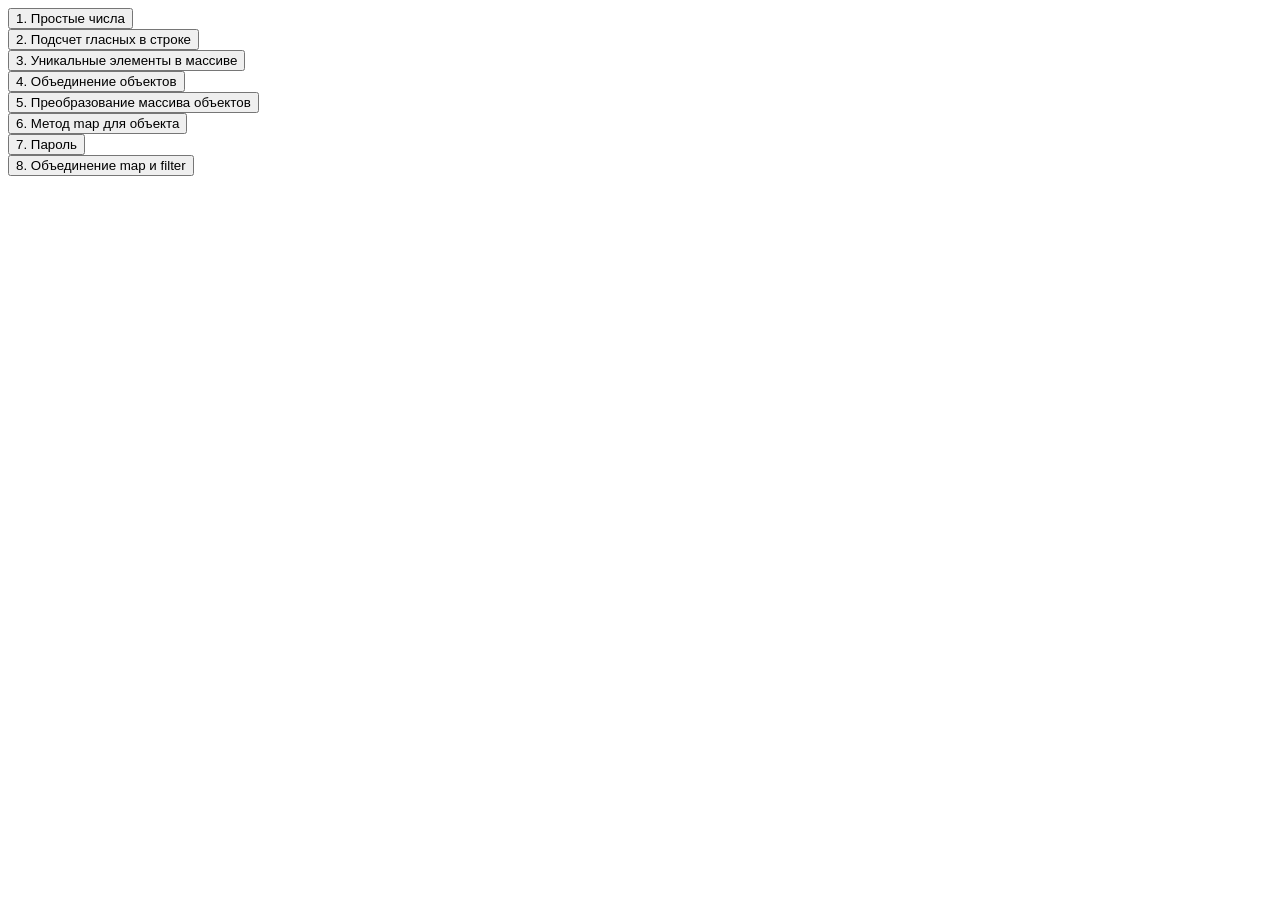
<file: index.html>
<!DOCTYPE html>
<html lang="ru">
<head>
    <meta charset="UTF-8">
    <title>lw8</title>
</head>
<body>
    <button onclick="testPrimeNumber()">1. Простые числа</button>
    <br>
    <button onclick="testVowels()">2. Подсчет гласных в строке</button>
    <br>
    <button onclick="testUnique()">3. Уникальные элементы в массиве</button>
    <br>
    <button onclick="testMerge()">4. Объединение объектов</button>
    <br>
    <button onclick="testMapArray()">5. Преобразование массива объектов</button>
    <br>
    <button onclick="testMapObject()">6. Метод map для объекта</button>
    <br>
    <button onclick="testPassword()">7. Пароль</button>
    <br>
    <button onclick="testMapFilter()">8. Объединение map и filter</button>
<script>
//1
    function isPrimeNumber(data) {
        if (typeof data !== 'number' && !Array.isArray(data)) {
            console.error("Ошибка: параметр должен быть числом или массивом");
            return;
        } 
        if (typeof data === 'number') {
            if (!Number.isInteger(data) || data < 2) {
                console.log(`${data} не простое число`);
            }
            else {
                let isPrime = true;
                for (let i = 2; i <= Math.sqrt(data); i++) {
                    if (data % i === 0) {
                        isPrime = false;
                        break;
                    }
                }
                console.log(`${data} ${isPrime ? 'простое число' : 'не простое число'}`);
            }
            return;
        }
        const primes = [];
        const nonPrimes = [];
        for (let num of data) {
            if (typeof num !== 'number' || !Number.isInteger(num)) {
                console.error(`Ошибка: элемент "${num}" не является целым числом`);
                return;
            }
                
             if (num < 2) {
                nonPrimes.push(num);
                continue;
            }
                
            let isPrime = true;
            for (let i = 2; i <= Math.sqrt(num); i++) {
                if (num % i === 0) {
                    isPrime = false;
                    break;
                }
            }
                
            if (isPrime) {
                primes.push(num);
            }
            else {
                nonPrimes.push(num);
            }
        }
        let message = "";
        if (primes.length > 0) {
            message += primes.join(", ") + " простые числа";
        }
        if (nonPrimes.length > 0) {
            if (message) message += ", ";
            message += nonPrimes.join(", ") + " не простые числа";
        }
        console.log(message);
    }
        
//2
    function countVowels(str) {
        if (typeof str !== 'string') {
            console.error("Ошибка: параметр должен быть строкой");
            return 0;
        }
        const vowels = ['а', 'е', 'ё', 'и', 'о', 'у', 'ы', 'э', 'ю', 'я',
                        'А', 'Е', 'Ё', 'И', 'О', 'У', 'Ы', 'Э', 'Ю', 'Я'];
        let count = 0;
        const foundVowels = [];
        for (let char of str) {
            if (vowels.includes(char)) {
                count++;
                foundVowels.push(char.toLowerCase());
            }
        }  
        console.log(`"${str}"  ${count} гласных (${foundVowels.join(', ')})`);
        return count;
    }
        
//3
    function uniqueElements(arr) {
        if (!Array.isArray(arr)) {
            console.error("Ошибка: параметр должен быть массивом");
            return {};
        } 
        const result = {};
        for (let element of arr) {
            const key = String(element);
            result[key] = (result[key] || 0) + 1;
        }
        console.log("Результат:", result);
        return result;
    }
        
//4
    function mergeObjects(obj1, obj2) {
        if (typeof obj1 !== 'object' || typeof obj2 !== 'object' || 
            obj1 === null || obj2 === null) {
            console.error("Ошибка: оба параметра должны быть объектами");
            return {};
        }  
        const result = { ...obj1, ...obj2 };
        console.log(`{${JSON.stringify(obj1)}} + {${JSON.stringify(obj2)}} = {${JSON.stringify(result)}}`);
        return result;
    }
        
//5
    function getUserNames(users) {
        if (!Array.isArray(users)) {
            console.error("Ошибка: параметр должен быть массивом");
            return [];
        }
        const names = users.map(user => user.name);
        console.log("Имена пользователей:", names);
        return names;
    }
        
//6
    function mapObject(obj, callback) {
        if (typeof obj !== 'object' || obj === null || Array.isArray(obj)) {
            console.error("Ошибка: первый параметр должен быть объектом");
            return {};
        }  
        if (typeof callback !== 'function') {
            console.error("Ошибка: второй параметр должен быть функцией");
            return {};
        } 
        const result = {};
        for (let key in obj) {
            if (obj.hasOwnProperty(key)) {
                result[key] = callback(obj[key], key, obj);
            }
        }  
        console.log(`Результат map:`, result);
        return result;
    }
        
//7
    function generatePassword(length) {
        if (typeof length !== 'number' || length < 4) {
            console.error("Ошибка: длина пароля должна быть числом не меньше 4");
            return null;
        }
        const lowerLetters = 'abcdefghijklmnopqrstuvwxyz';
        const upperLetters = 'ABCDEFGHIJKLMNOPQRSTUVWXYZ';
        const digits = '0123456789';
        const specialChars = '!@#$%^&*()_+-=[]{}|;:,.<>?';
        let password = '';
        password += lowerLetters[Math.floor(Math.random() * lowerLetters.length)];
        password += upperLetters[Math.floor(Math.random() * upperLetters.length)];
        password += digits[Math.floor(Math.random() * digits.length)];
        password += specialChars[Math.floor(Math.random() * specialChars.length)];
        const allChars = lowerLetters + upperLetters + digits + specialChars;
        for (let i = password.length; i < length; i++) {
            password += allChars[Math.floor(Math.random() * allChars.length)];
        }  
        password = password.split('').sort(() => Math.random() - 0.5).join(''); 
        console.log(`Пароль (длина ${length}): ${password}`);
        return password;
    }
        
//8
    function processNumbers(numbers) {
        if (!Array.isArray(numbers)) {
            console.error("Ошибка: параметр должен быть массивом");
            return [];
        }
        const mapped = numbers.map(num => num * 3);
        console.log(`После map (×3): [${mapped}]`);
        const filtered = mapped.filter(num => num > 10);
        console.log(`После filter (>10): [${filtered}]`);
        return filtered;
    }
        
//тесты
    function testPrimeNumber() {
        console.log("Задание 1");
        isPrimeNumber(3);
        isPrimeNumber(4);
        isPrimeNumber([3, 4, 5]);
    }   
    function testVowels() {
        console.log("Задание 2");
        countVowels("Привет, мир!");
    } 
    function testUnique() {
        console.log("Задание 3");
        uniqueElements(['привет', 'hello', 1, '1']);
    }  
    function testMerge() {
        console.log("Задание 4");
        mergeObjects({ a: 1, b: 2 }, { b: 3, c: 4 });
    }  
    function testMapArray() {
        console.log("Задание 5");
        const users = [
            { id: 1, name: "Alice" },
            { id: 2, name: "Bob" },
            { id: 3, name: "Charlie" }
        ];
        getUserNames(users);
    }   
    function testMapObject() {
        console.log("Задание 6");
        const nums = { a: 1, b: 2, c: 3 };
        mapObject(nums, x => x * 2);
    } 
    function testPassword() {
        console.log("Задание 7");
        generatePassword(8);
    }  
    function testMapFilter() {
        console.log("Задание 8");
        const numbers = [2, 5, 8, 10, 3];
        processNumbers(numbers);
    }
</script>
</body>
</html>
</file>
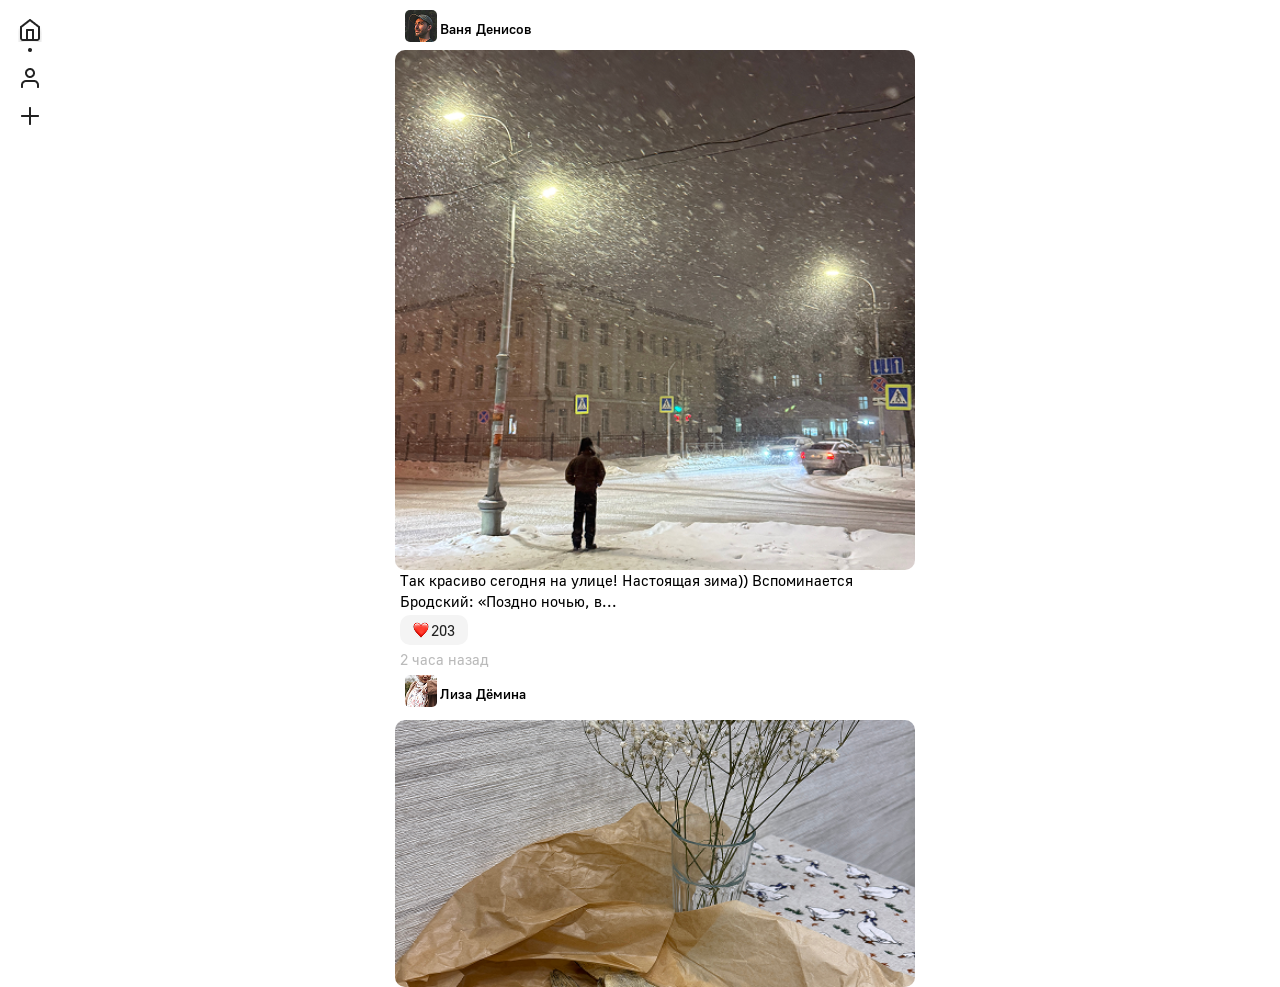
<file: home.html>
<!DOCTYPE html>
<html lang="en">
<head>
    <meta charset="UTF-8">
    <title>Лента</title>
    <link rel="stylesheet" href="src/css/home.css">
</head>
<body>
    <div class="icons">
        <img src="/src/images/home.png" alt="Home">
        <img src="/src/images/dot.png" alt="Menu" class="icon-dot">
        <img src="/src/images/user.png" alt="Profile" class="icon-user">
        <img src="/src/images/plus.png" alt="Add" class="icon-plus">
    </div>
    <div class="container">
        <div class="profile-card profile-top">
            <div class="profile-avatar">
                <img src="/src/images/pfp.png" alt="Avatar" class="avatar-img">
            </div>
            <div class="profile-name">Ваня Денисов</div>
            <img src="/src/images/edit.png" alt="Edit" class="profile-edit">
        </div>
        <div class="profile-card profile-bottom">
            <div class="profile-avatar">
                <img src="/src/images/pfp_1.png" alt="Avatar" class="avatar-img">
            </div>
            <div class="profile-name">Лиза Дёмина</div>
        </div>
    </div>
    <div class="post-container post-top">
        <img src="/src/images/post.png" alt="Post" class="post-image">
    </div>
    <button class="like-button">
        <img src="/src/images/like.png" alt="Like" class="like-icon">
        203
    </button>
    <div class="post-text">
        Так красиво сегодня на улице! Настоящая зима)) Вспоминается<br>Бродский: «Поздно ночью, в...
    </div>
    <div class="post-time">2 часа назад</div>

    <div class="post-container post-bottom">
        <img src="/src/images/post_1.png" alt="Post" class="post-image">
    </div>
</body>
</html>
</file>
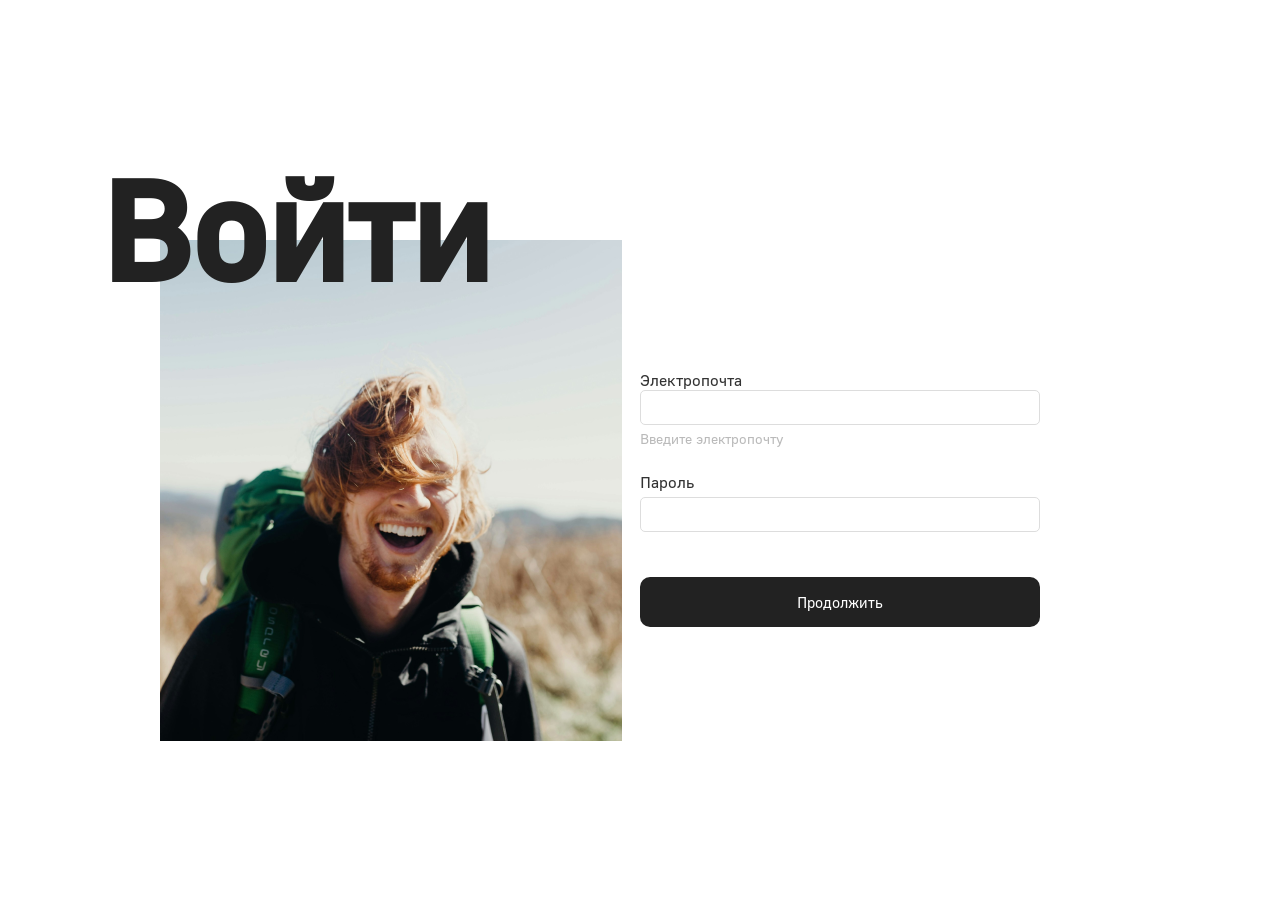
<file: login.html>
<!DOCTYPE html>
<html lang="en">
<head>
    <meta charset="UTF-8">
    <title>Вход</title>
    <link rel="stylesheet" href="src/css/login.css">
</head>
<body>
    <div class="login-container">
        <img class="login-img" src="src/images/login.png" alt="Login">
        <h1>Войти</h1>
        <div class="form-container">
            <div class="input-group">
                <label class="input-label" for="email-input">Электропочта</label>
                <input class="text-input" id="email-input" type="text">
                <div class="input-hint" id="email-hint">Введите электропочту</div>
            </div>
            <div class="input-group">
                <div class="input-label">Пароль</div>
                <input class="text-input" id="password-input" type="password">
                <div class="input-hint" id="password-hint"></div>
            </div>
            <button class="submit-btn" id="submit-btn">Продолжить</button>
        </div>
    </div>

    <script>
        (function() {
            const emailInput = document.getElementById('email-input');
            const passwordInput = document.getElementById('password-input');
            const submitBtn = document.getElementById('submit-btn');
            const emailHint = document.getElementById('email-hint');
            const passwordHint = document.getElementById('password-hint');
            
            const VALID_EMAIL = 'mail@mail.ru';
            const VALID_PASSWORD = 'password';
            
            function validateEmail(email) {
                const emailRegex = /^[^\s@]+@[^\s@]+\.[^\s@]+$/;
                return emailRegex.test(email);
            }
            
            function showError(input, hintElement, message) {
                input.classList.add('error');
                if (hintElement) {
                    hintElement.textContent = message;
                    hintElement.style.color = '#ff0000';
                }
            }
            
            function clearError(input, hintElement) {
                input.classList.remove('error');
                if (hintElement) {
                    hintElement.textContent = input.id === 'email-input' ? 'Введите электропочту' : '';
                    hintElement.style.color = '#bababa';
                }
            }
            
            function checkLogin() {
                const email = emailInput.value.trim();
                const password = passwordInput.value.trim();
                
                let hasError = false;
                
                if (!validateEmail(email)) {
                    showError(emailInput, emailHint, 'Введите корректный email');
                    hasError = true;
                } else {
                    clearError(emailInput, emailHint);
                }
                
                if (password === '') {
                    showError(passwordInput, passwordHint, 'Введите пароль');
                    hasError = true;
                } else {
                    clearError(passwordInput, passwordHint);
                }
                
                if (hasError) {
                    return false;
                }
                
                if (email !== VALID_EMAIL || password !== VALID_PASSWORD) {
                    showError(emailInput, emailHint, 'Неверный email или пароль');
                    showError(passwordInput, passwordHint, 'Неверный email или пароль');
                    return false;
                }
                
                return true;
            }
            
            submitBtn.addEventListener('click', function() {
                if (checkLogin()) {
                    window.location.href = 'http://localhost/home.php';
                }
            });
            
            emailInput.addEventListener('input', function() {
                if (emailInput.classList.contains('error')) {
                    if (validateEmail(emailInput.value.trim())) {
                        clearError(emailInput, emailHint);
                    }
                }
            });
            
            passwordInput.addEventListener('input', function() {
                if (passwordInput.classList.contains('error') && passwordInput.value.trim() !== '') {
                    clearError(passwordInput, passwordHint);
                }
            });
        })();
    </script>
</body>
</html>
</file>
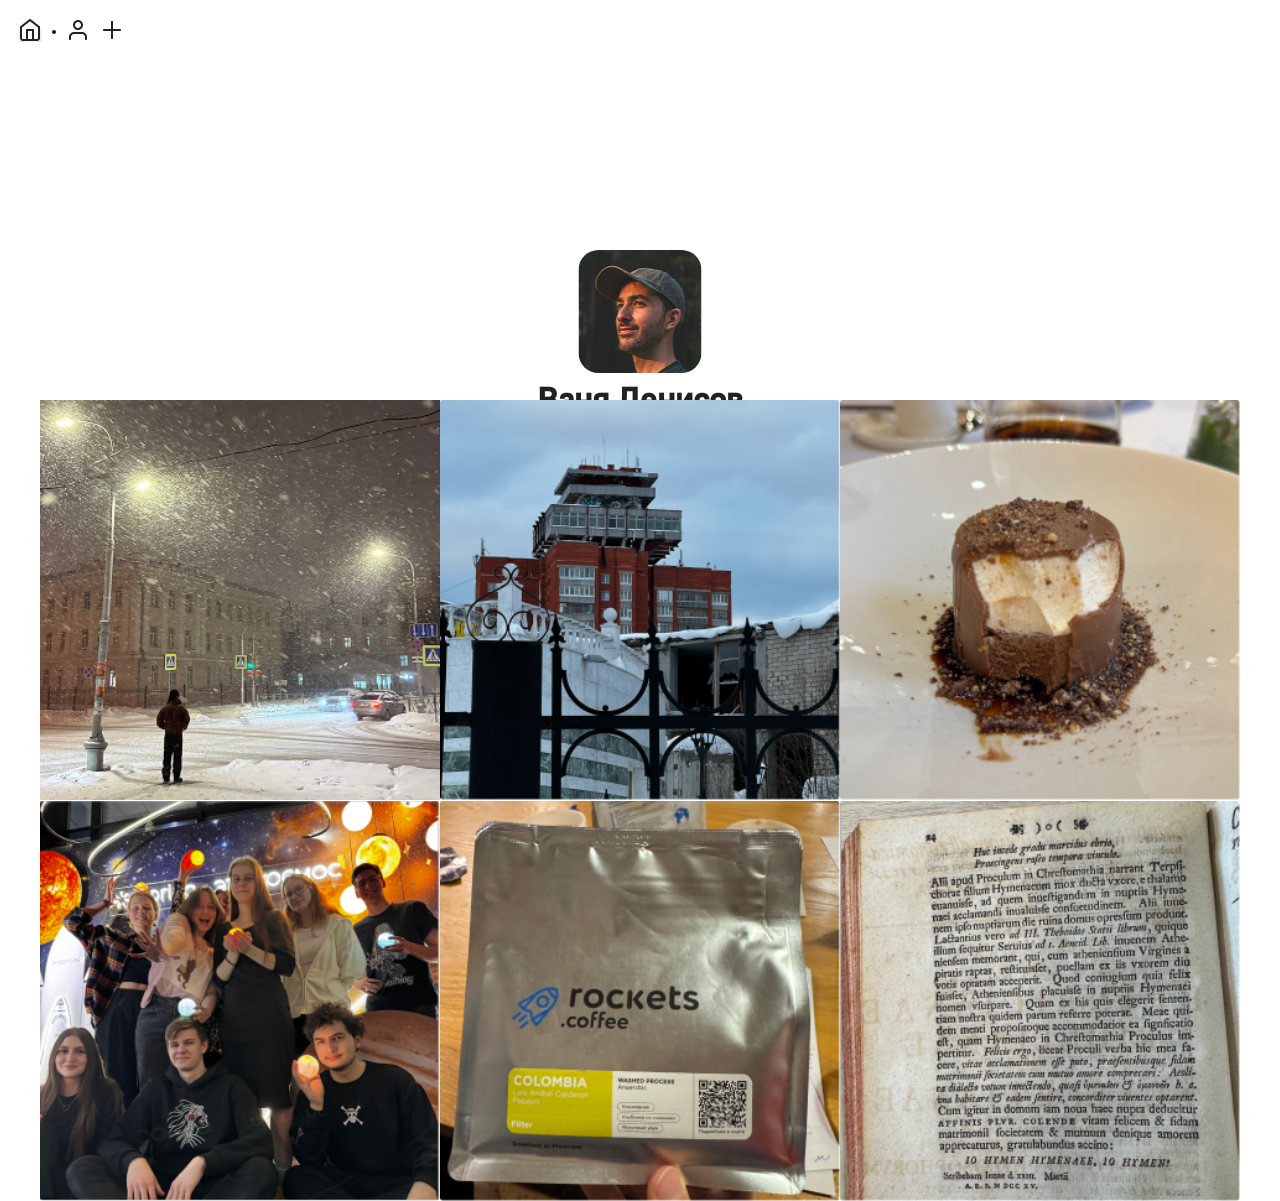
<file: profile.html>
<!DOCTYPE html>
<html lang="ru">
<head>
    <meta charset="UTF-8">
    <title>Профиль</title>
    <link rel="stylesheet" href="src/css/profile.css">
</head>
<body>
    <div class="icons">
        <a href="http://localhost/home.php">
            <img src="/src/images/home.png" alt="Home">
        </a>
        <img src="/src/images/dot.png" alt="Menu" class="icon-dot">
        <a href="http://localhost/profile.html">
            <img src="/src/images/user.png" alt="Profile" class="icon-user">
        </a>
        <a href="">
            <img src="/src/images/plus.png" alt="Add" class="icon-plus">
        </a>
    </div>

    <div class="profile-container">
        <div class="profile-avatar">
            <img src="/src/images/pfp_big.png" alt="Profile Avatar" class="avatar-large">
        </div>

        <h1 class="profile-name">Ваня Денисов</h1>

        <p class="profile-bio">
            Привет! Я системный аналитик в ACME :) Тут моя<br>жизнь только для самых классных!
        </p>

        <button class="posts-button">
            <img src="/src/images/gallery.png" alt="Gallery" class="button-icon">
            43 поста
        </button>
    </div>

    <div class="posts-grid">
        <img src="/src/images/profile_posts/1.png" alt="Post 1" class="grid-item item-1">
        <img src="/src/images/profile_posts/2.png" alt="Post 2" class="grid-item item-2">
        <img src="/src/images/profile_posts/3.png" alt="Post 3" class="grid-item item-3">
        <img src="/src/images/profile_posts/4.png" alt="Post 4" class="grid-item item-4">
        <img src="/src/images/profile_posts/5.png" alt="Post 5" class="grid-item item-5">
        <img src="/src/images/profile_posts/6.png" alt="Post 6" class="grid-item item-6">
    </div>
</body>
</html>
</file>
<file: src/css/home.css>
* {
    margin: 0;
    padding: 0;
    box-sizing: border-box;
}

@font-face {
    font-family: Golos-UI_Regular;
    src: url(/src/fonts/Golos-UI_Regular.ttf);
}

@font-face {
    font-family: Golos-UI_Bold;
    src: url(/src/fonts/Golos-UI_Bold.ttf);
}

body {
    background-color: #fff;
    font-family: Golos-UI_Regular;
    min-height: 100vh;
    position: relative;
}

.icons {
    position: absolute;
    top: 8px;
    left: 8px;
    margin-top: 10px;
    margin-left: 10px;
    width: 24px;
    height: 24px;
}

.icon-dot {
    margin-left: 10px;
    margin-bottom: 10px;
}

.icon-user {
    margin-bottom: 10px;
}

.container {
    position: relative;
    width: 1200px;
    height: 800px;
    margin: 0 auto;
}

.profile-card {
    position: absolute;
}

.profile-top {
    top: 10px;
}

.profile-bottom {
    top: 675px;
}

.profile-avatar {
    position: absolute;
    left: 365px;
    width: 32px;
    height: 32px;
}

.avatar-img {
    border-radius: 5px;
    width: 100%;
    height: 100%;
}

.profile-name {
    position: absolute;
    left: 400px;
    top: 10px;
    font-size: 14px;
    font-family: Golos-UI_Bold;
    white-space: nowrap;
}

.profile-edit {
    position: absolute;
    top: 20px;
    right: 370px;
}

.post-container {
    position: absolute;
    left: 395px;
    width: 520px;
}

.post-top {
    top: 50px;
}

.post-bottom {
    top: 720px;
}

.post-image {
    display: block;
    width: 100%;
    border-radius: 10px;
}

.like-button {
    position: absolute;
    top: 615px;
    left: 400px;
    width: 68px;
    height: 30px;
    border: none;
    border-radius: 10px;
    font-family: Golos-UI_Regular;
    font-size: 15px;
    color: #222222;
    background-color: #f4f4f4;
    display: flex;
    align-items: center;
    justify-content: center;
    cursor: pointer;
}

.like-icon {
    margin-right: 2px;
}

.post-text {
    position: absolute;
    left: 400px;
    top: 605px;
    font-size: 15px;
    line-height: 1.4;
    width: 520px;
}

.post-time {
    position: absolute;
    left: 400px;
    top: 650px;
    font-size: 15px;
    color: #bababa;
}

.post-slider {
    position: relative;
    width: 100%;
    overflow: hidden;
    border-radius: 10px;
}

.slider-container {
    position: relative;
    width: 100%;
}

.slider-track {
    display: flex;
    transition: transform 0.3s ease-in-out;
}

.slider-slide {
    flex-shrink: 0;
    width: 100%;
}

.slider-slide img {
    width: 100%;
    display: block;
}

.slider-slide a {
    display: block;
}

.slider-btn {
    position: absolute;
    top: 50%;
    transform: translateY(-50%);
    background: rgba(0, 0, 0, 0.5);
    color: white;
    border: none;
    border-radius: 50%;
    width: 36px;
    height: 36px;
    font-size: 20px;
    cursor: pointer;
    display: flex;
    align-items: center;
    justify-content: center;
    transition: all 0.2s ease;
    z-index: 10;
    font-family: monospace;
}

.slider-btn:hover {
    background: rgba(0, 0, 0, 0.8);
    transform: translateY(-50%) scale(1.05);
}

.slider-prev {
    left: 10px;
}

.slider-next {
    right: 10px;
}

.slider-indicator {
    position: absolute;
    bottom: 12px;
    right: 12px;
    background: rgba(0, 0, 0, 0.6);
    color: white;
    padding: 4px 10px;
    border-radius: 20px;
    font-size: 13px;
    font-family: Golos-UI_Regular;
    z-index: 10;
    backdrop-filter: blur(4px);
}





.modal {
    display: none;
    position: fixed;
    top: 0;
    left: 0;
    width: 100%;
    height: 100%;
    background-color: rgba(0, 0, 0, 0.95);
    z-index: 1000;
    justify-content: center;
    align-items: center;
}

.modal.active {
    display: flex;
}

.modal-content {
    position: relative;
    max-width: 90%;
    max-height: 90%;
}

.modal-content img {
    max-width: 90vw;
    max-height: 90vh;
    object-fit: contain;
    border-radius: 10px;
}

.modal-close {
    position: absolute;
    top: 20px;
    right: 30px;
    background: rgba(255, 255, 255, 0.2);
    color: white;
    border: none;
    border-radius: 50%;
    width: 45px;
    height: 45px;
    font-size: 28px;
    cursor: pointer;
    display: flex;
    align-items: center;
    justify-content: center;
    transition: all 0.2s ease;
    z-index: 1010;
}

.modal-close:hover {
    background: rgba(255, 255, 255, 0.4);
    transform: scale(1.05);
}

.post-image,
.slider-slide img {
    cursor: pointer;
    transition: opacity 0.2s;
}

.post-image:hover,
.slider-slide img:hover {
    opacity: 0.9;
}

.post-text {
    position: absolute;
    left: 400px;
    top: 610px;
    font-size: 15px;
    line-height: 1.4;
    width: 520px;
}

.post-text-content {
    font-size: 15px;
    line-height: 1.4;
    color: #222222;
}

.expand-btn {
    background: none;
    border: none;
    color: #bababa;
    font-family: Golos-UI_Regular;
    font-size: 15px;
    cursor: pointer;
    padding: 0;
    margin-top: 5px;
    display: inline-block;
}

.expand-btn:hover {
    color: #222222;
    text-decoration: underline;
}


.post-image,
.slider-slide img {
    cursor: pointer;
    transition: opacity 0.2s;
}

.post-image:hover,
.slider-slide img:hover {
    opacity: 0.9;
}

.post-text {
    position: absolute;
    left: 400px;
    top: 570px;
    font-size: 15px;
    line-height: 1.4;
    width: 520px;
}

.post-text-content {
    font-size: 15px;
    line-height: 1.4;
    color: #222222;
}

.expand-btn {
    background: none;
    border: none;
    color: #bababa;
    font-family: Golos-UI_Regular;
    font-size: 15px;
    cursor: pointer;
    padding: 0;
    margin-top: 5px;
    display: inline-block;
}

.expand-btn:hover {
    color: #222222;
    text-decoration: underline;
}

.create-post-page {
    max-width: 1200px;
    margin: 0 auto;
    padding: 40px 20px;
}

.create-post-header {
    margin-bottom: 30px;
}

.back-link {
    color: #222;
    text-decoration: none;
    font-family: Golos-UI_Regular;
    font-size: 16px;
}

.back-link:hover {
    text-decoration: underline;
}

.create-post-title {
    font-family: Golos-UI_Bold;
    font-size: 28px;
    margin-top: 20px;
}

.create-post-content {
    display: flex;
    gap: 40px;
    flex-wrap: wrap;
}

.images-section {
    flex: 2;
    min-width: 300px;
}

.images-area {
    background-color: #f4f4f4;
    border-radius: 20px;
    padding: 20px;
    min-height: 400px;
    display: flex;
    flex-direction: column;
}

.add-photo-main-btn {
    width: 100%;
    padding: 15px;
    background-color: #222;
    color: white;
    border: none;
    border-radius: 10px;
    font-family: Golos-UI_Bold;
    font-size: 16px;
    cursor: pointer;
    margin-bottom: 15px;
}

.add-photo-main-btn:hover {
    background-color: #444;
}

.add-photo-text-btn {
    background: none;
    border: none;
    color: #0066cc;
    font-family: Golos-UI_Regular;
    font-size: 14px;
    cursor: pointer;
    text-align: center;
    width: 100%;
    padding: 10px;
}

.add-photo-text-btn:hover {
    text-decoration: underline;
}

.form-section {
    flex: 1;
    min-width: 300px;
}

.caption-input {
    width: 100%;
    min-height: 150px;
    padding: 15px;
    border: 1px solid #e0e0e0;
    border-radius: 10px;
    font-family: Golos-UI_Regular;
    font-size: 15px;
    resize: vertical;
    margin-bottom: 20px;
}

.caption-input:focus {
    outline: none;
    border-color: #222;
}

.share-btn {
    width: 100%;
    padding: 14px;
    background-color: #222;
    color: white;
    border: none;
    border-radius: 10px;
    font-family: Golos-UI_Bold;
    font-size: 16px;
    cursor: pointer;
    transition: opacity 0.2s;
}

.share-btn:disabled {
    background-color: #cccccc;
    cursor: not-allowed;
}

.image-preview-item {
    position: relative;
    width: 150px;
    height: 150px;
    border-radius: 10px;
    overflow: hidden;
    background: #e0e0e0;
}

.image-preview-item img {
    width: 100%;
    height: 100%;
    object-fit: cover;
}

.remove-image-btn {
    position: absolute;
    top: 5px;
    right: 5px;
    background: rgba(0, 0, 0, 0.6);
    color: white;
    border: none;
    border-radius: 50%;
    width: 25px;
    height: 25px;
    font-size: 14px;
    cursor: pointer;
    display: flex;
    align-items: center;
    justify-content: center;
    transition: background 0.2s;
}

.remove-image-btn:hover {
    background: rgba(0, 0, 0, 0.9);
}
</file>
<file: src/css/login.css>
* {
    margin: 0;
    padding: 0;
    box-sizing: border-box;
}

@font-face {
    font-family: Golos-UI_Regular;
    src: url(/src/fonts/Golos-UI_Regular.ttf);
}

@font-face {
    font-family: Golos-UI_Bold;
    src: url(/src/fonts/Golos-UI_Bold.ttf);
}

body {
    background-color: #fff;
    font-family: Golos-UI_Regular;
    min-height: 100vh;
    display: flex;
    justify-content: center;
    align-items: center;
}

.login-container {
    position: relative;
    width: 1200px;
    height: 600px;
    margin: 0 auto;
    bottom: 30px;
}

.login-img {
    position: absolute;
    left: 120px;
    top: 120px;
    width: auto;
    height: auto;
}

.form-container {
    position: absolute;
    left: 600px;
    top: 250px;
    width: 400px;
}

h1 {
    font-family: Golos-UI_Bold;
    color: #222222;
    position: absolute;
    top: 25px;
    left: 60px;
    font-size: 140px;
    z-index: 2;
}

.input-group {
    margin-bottom: 25px;
}

.input-label {
    font-family: Golos-UI_Regular;
    font-size: 16px;
    margin-bottom: 5px;
    color: #333;
}

.text-input {
    width: 100%;
    height: 35px;
    border: 1px solid #ddd;
    border-radius: 5px;
    padding: 0 10px;
    font-family: Golos-UI_Regular;
    font-size: 14px;
}

.text-input:focus {
    outline: none;
    border-color: #999;
}

.input-hint {
    font-size: 14px;
    color: #bababa;
    margin-top: 5px;
}

.submit-btn {
    width: 400px;
    height: 50px;
    border: none;
    border-radius: 10px;
    font-family: Golos-UI_Regular;
    font-size: 15px;
    color: #fff;
    background-color: #222222;
    cursor: pointer;
    margin-top: 20px;
}




* {
    margin: 0;
    padding: 0;
    box-sizing: border-box;
}

@font-face {
    font-family: Golos-UI_Regular;
    src: url(/src/fonts/Golos-UI_Regular.ttf);
}

@font-face {
    font-family: Golos-UI_Bold;
    src: url(/src/fonts/Golos-UI_Bold.ttf);
}

body {
    background-color: #fff;
    font-family: Golos-UI_Regular;
    min-height: 100vh;
    display: flex;
    justify-content: center;
    align-items: center;
}

.login-container {
    position: relative;
    width: 1200px;
    height: 600px;
    margin: 0 auto;
    bottom: 30px;
}

.login-img {
    position: absolute;
    left: 120px;
    top: 120px;
    width: auto;
    height: auto;
}

.form-container {
    position: absolute;
    left: 600px;
    top: 250px;
    width: 400px;
}

h1 {
    font-family: Golos-UI_Bold;
    color: #222222;
    position: absolute;
    top: 25px;
    left: 60px;
    font-size: 140px;
    z-index: 2;
}

.input-group {
    margin-bottom: 25px;
}

.input-label {
    font-family: Golos-UI_Regular;
    font-size: 16px;
    margin-bottom: 5px;
    color: #333;
}

.text-input {
    width: 100%;
    height: 35px;
    border: 1px solid #ddd;
    border-radius: 5px;
    padding: 0 10px;
    font-family: Golos-UI_Regular;
    font-size: 14px;
}

.text-input:focus {
    outline: none;
    border-color: #999;
}

.text-input.error {
    border-color: #ff0000;
    background-color: #fff0f0;
}

.input-hint {
    font-size: 14px;
    color: #bababa;
    margin-top: 5px;
}

.submit-btn {
    width: 400px;
    height: 50px;
    border: none;
    border-radius: 10px;
    font-family: Golos-UI_Regular;
    font-size: 15px;
    color: #fff;
    background-color: #222222;
    cursor: pointer;
    margin-top: 20px;
}

.submit-btn:hover {
    background-color: #444;
}
</file>
<file: src/css/profile.css>
* {
    margin: 0;
    padding: 0;
    box-sizing: border-box;
}

@font-face {
    font-family: Golos-UI_Regular;
    src: url(/src/fonts/Golos-UI_Regular.ttf);
}

@font-face {
    font-family: Golos-UI_Bold;
    src: url(/src/fonts/Golos-UI_Bold.ttf);
}

body {
    background-color: #fff;
    font-family: Golos-UI_Regular;
    min-height: 100vh;
    display: flex;
    justify-content: center;
    align-items: center;
    color: #222222;
    position: relative;
}

.icons {
    position: absolute;
    top: 8px;
    left: 8px;
    margin-top: 10px;
    margin-left: 10px;
    width: auto;
    height: auto;
    display: flex;
    align-items: center;
    gap: 10px;
}

.icon-dot {
    margin-left: 0;
    margin-bottom: 0;
}

.icon-user {
    margin-bottom: 0;
}

.profile-container {
    position: relative;
    width: 1200px;
    height: 400px;
    margin: 0 auto;
}

.profile-avatar {
    position: absolute;
    left: 50%;
    transform: translateX(-50%);
    top: 0px;
    width: 123px;
    height: 123px;
}

.avatar-large {
    width: 123px;
    height: 123px;
    border-radius: 20px;
    display: block;
}

.profile-name {
    position: absolute;
    left: 50%;
    transform: translateX(-50%);
    top: 130px;
    font-size: 32px;
    font-family: Golos-UI_Bold;
    white-space: nowrap;
}

.profile-bio {
    position: absolute;
    left: 50%;
    transform: translateX(-50%);
    top: 170px;
    font-size: 16px;
    line-height: 1.4;
    text-align: center;
    white-space: nowrap;
}

.posts-button {
    position: absolute;
    left: 50%;
    transform: translateX(-50%);
    top: 230px;
    padding: 8px 16px;
    border: none;
    border-radius: 10px;
    font-family: Golos-UI_Regular;
    font-size: 15px;
    color: #222222;
    background-color: #f4f4f4;
    display: flex;
    align-items: center;
    gap: 8px;
    cursor: pointer;
    white-space: nowrap;
}

.button-icon {
    width: auto;
    height: auto;
}

.posts-grid {
    position: absolute;
    top: 400px;
    left: 50%;
    transform: translateX(-50%);
    width: 1200px;
    display: grid;
    grid-template-columns: repeat(3, 1fr);
    gap: 0;
    padding: 0;
}

.grid-item {
    width: 100%;
    height: auto;
    display: block;
}

.item-1 {
    grid-column: 1;
    grid-row: 1;
}

.item-2 {
    grid-column: 2;
    grid-row: 1;
}

.item-3 {
    grid-column: 3;
    grid-row: 1;
}

.item-4 {
    grid-column: 1;
    grid-row: 2;
    margin-top: 1px;
}

.item-5 {
    grid-column: 2;
    grid-row: 2;
    margin-top: 1px;
}

.item-6 {
    grid-column: 3;
    grid-row: 2;
    margin-top: 1px;
}
</file>
